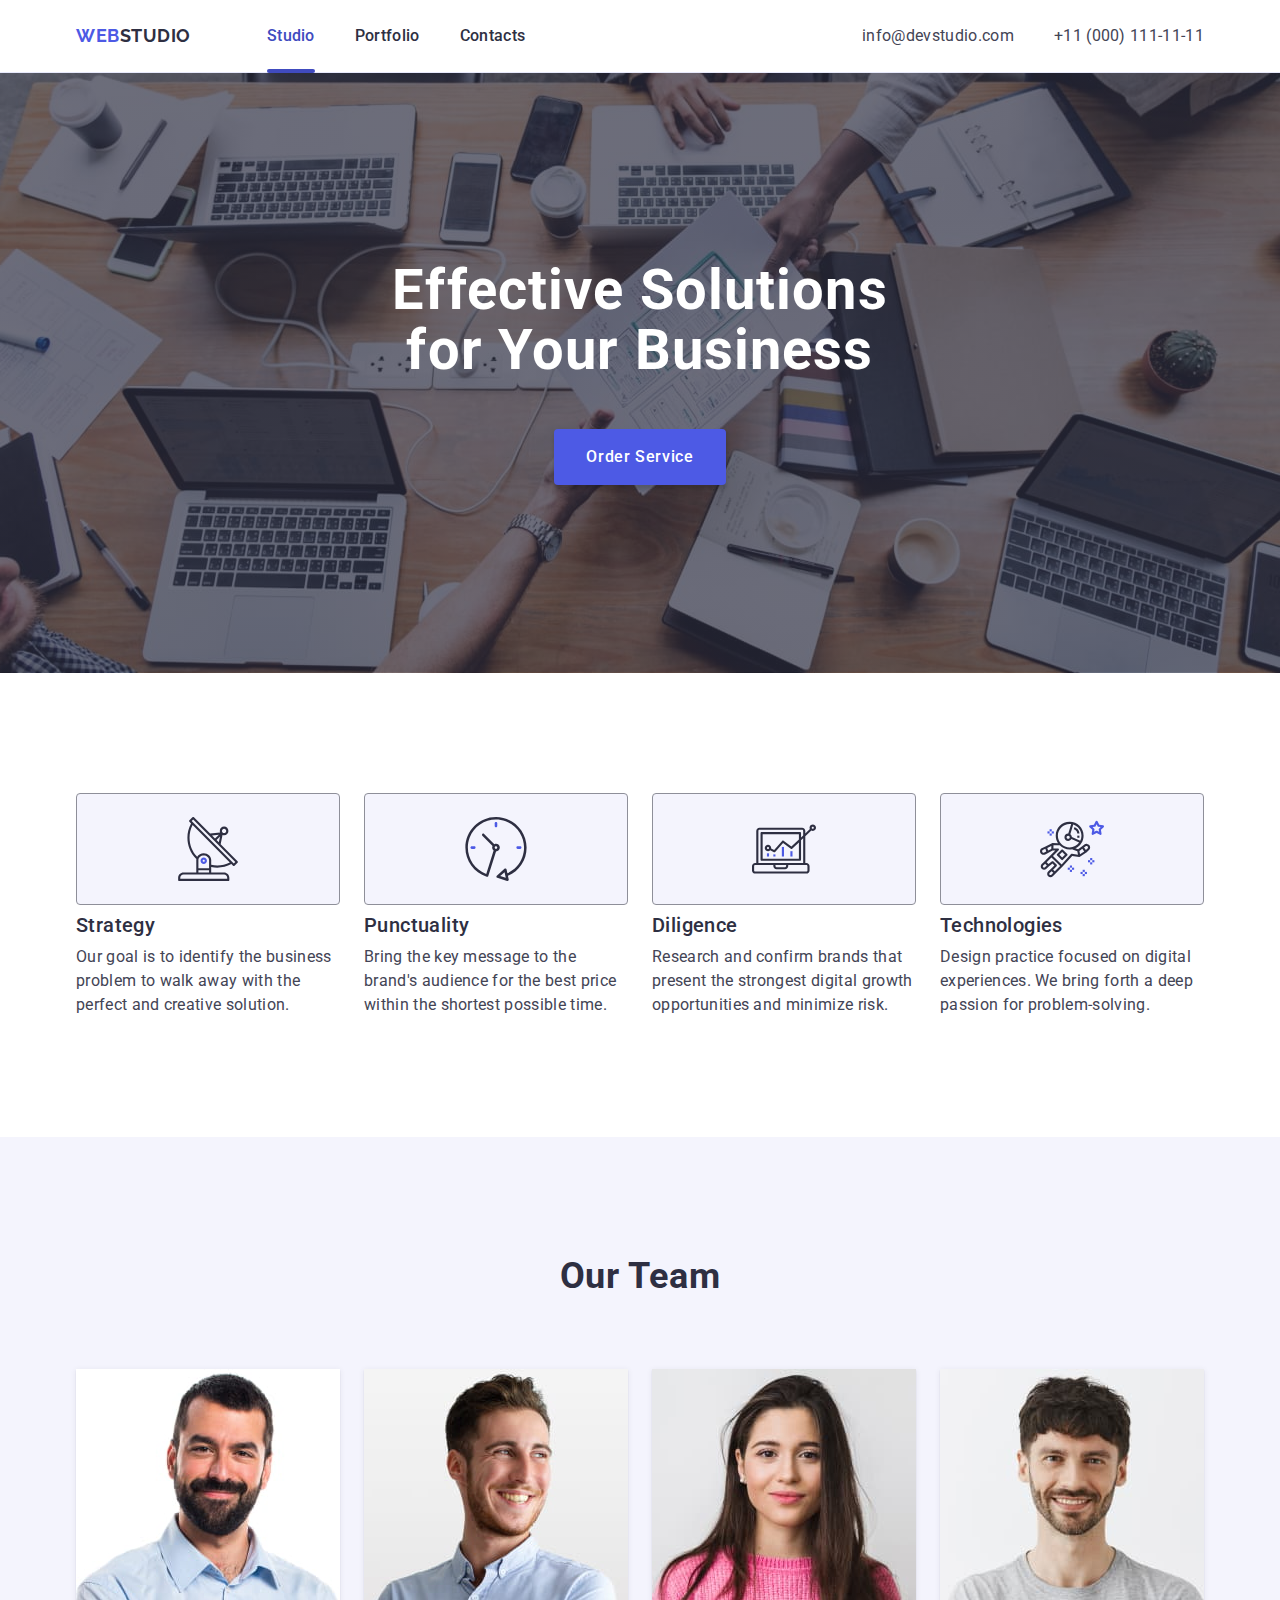
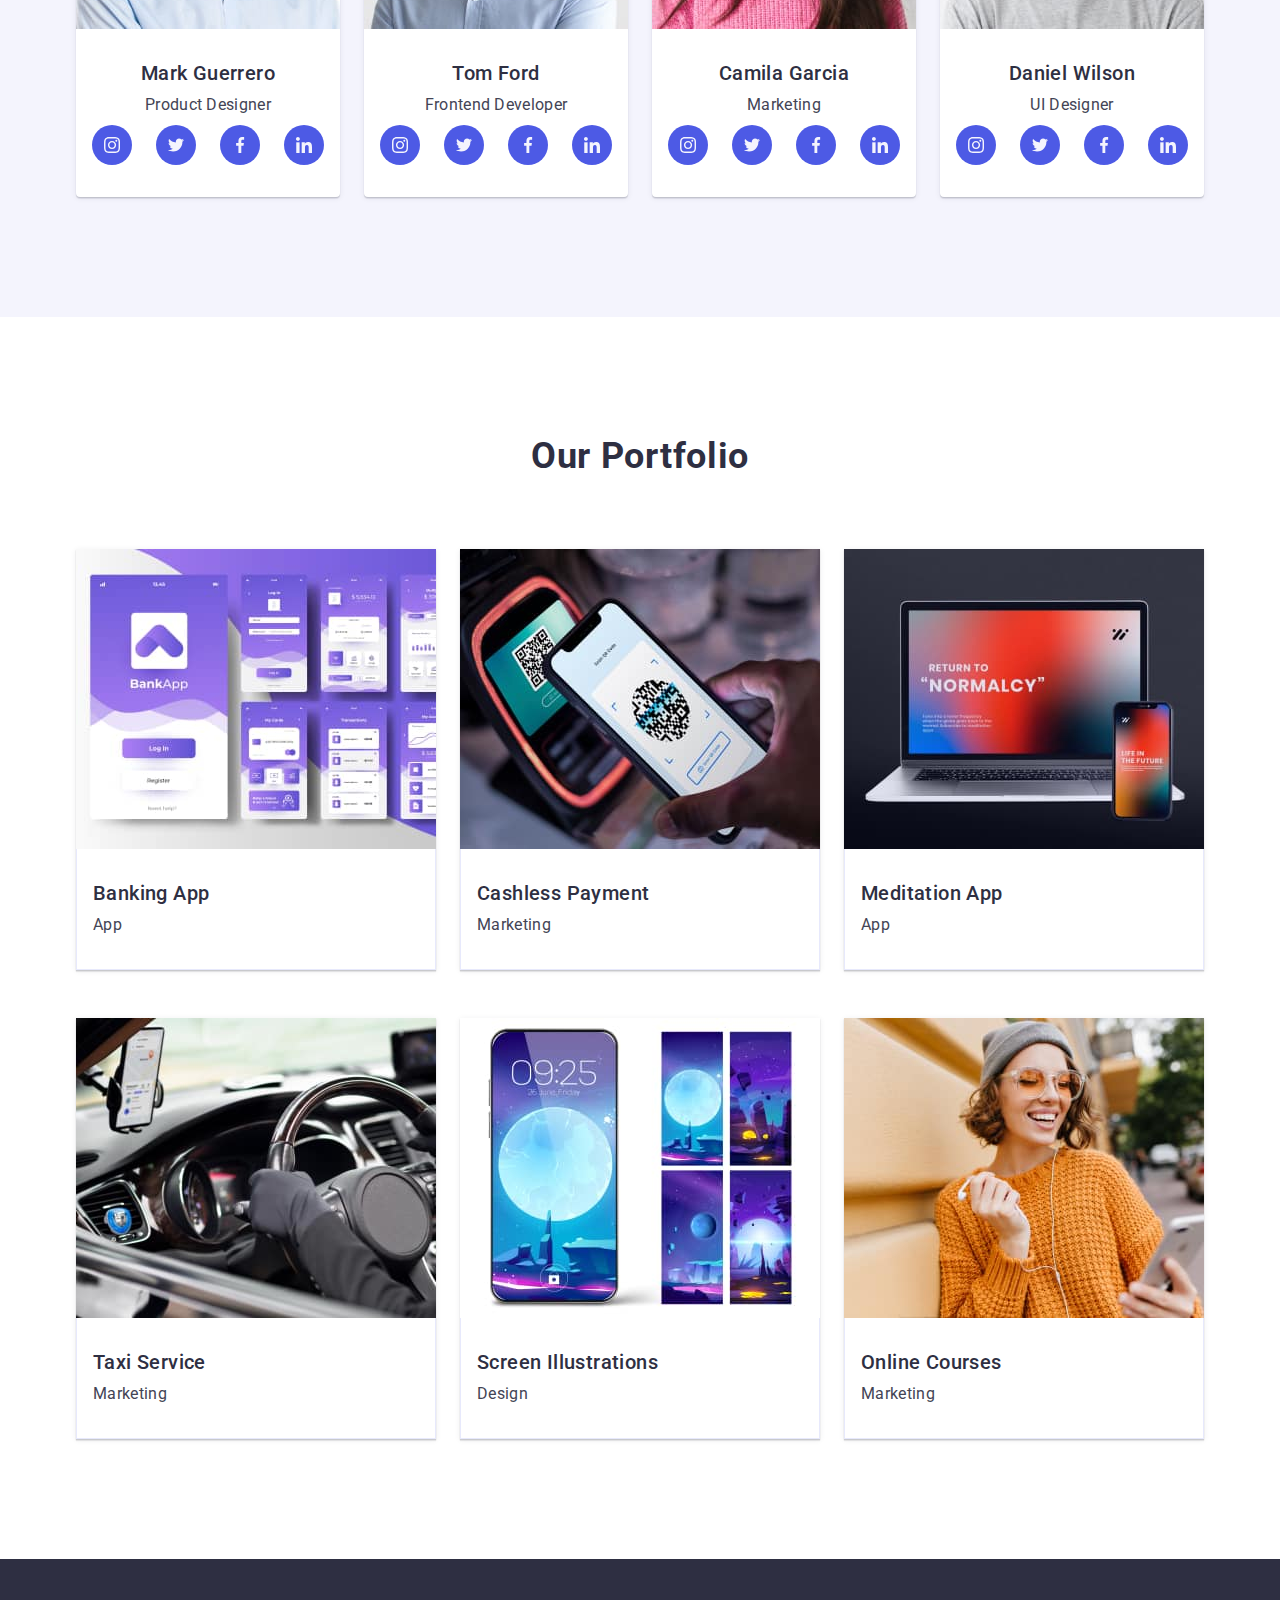
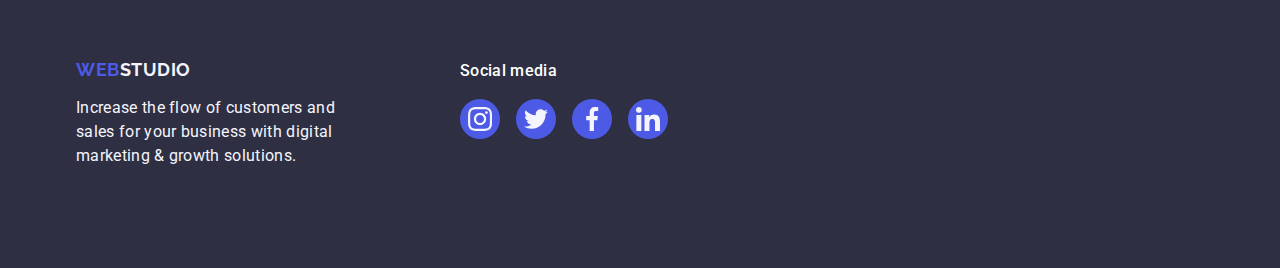
<file: index.html>
<!DOCTYPE html>
<html lang="en">
  <head>
    <meta charset="UTF-8" />
    <meta name="viewport" content="width=device-width, initial-scale=1.0" />
    <link
      rel="stylesheet"
      href="https://cdnjs.cloudflare.com/ajax/libs/modern-normalize/3.0.1/modern-normalize.min.css"
    />
    <title>MAX</title>
    <link rel="preconnect" href="https://fonts.googleapis.com" />
    <link rel="preconnect" href="https://fonts.gstatic.com" crossorigin />
    <link
      href="https://fonts.googleapis.com/css2?family=Raleway:wght@700&family=Roboto:wght@400;500;700&display=swap"
      rel="stylesheet"
    />
    <link rel="stylesheet" href="./css/styles.css" />
  </head>
  <body>
    <!--Page header  -->
    <header class="page-header">
      <div class="container header-container">
        <nav class="page-nav">
          <a class="page-logo header-logo" href="./index.html"
            >Web<span class="logotext-top">Studio</span>
          </a>
          <ul class="menu">
            <li class="menu-item">
              <a class="menu-link current" href="./index.html">Studio</a>
            </li>
            <li class="menu-item">
              <a class="menu-link" href="">Portfolio</a>
            </li>
            <li class="menu-item">
              <a class="menu-link" href="./svg.html">Contacts</a>
            </li>
          </ul>
        </nav>
        <address class="contact">
          <ul class="contact-list">
            <li class="contact-list-item">
              <a class="contact-list-item-link" href="mailto:info@devstudio.com"
                >info@devstudio.com</a
              >
            </li>
            <li>
              <a class="contact-list-item-link" href="tel:+110001111111"
                >+11 (000) 111-11-11</a
              >
            </li>
          </ul>
        </address>
      </div>
    </header>

    <!-- Main site section-->
    <main>
      <!--Order section -->
      <section class="order-section">
        <div class="container">
          <h1 class="main-title">Effective Solutions for Your Business</h1>
          <button class="order-btn" type="button">Order Service</button>
        </div>
      </section>

      <!-- Ways to achieve-->
      <section class="ways-to-achieve">
        <div class="container">
          <h2 class="visually-hidden">Ways to achive</h2>
          <ul class="achieve-list">
            <li class="achieve-list-item">
              <div class="achieve-icon-box">
                <svg width="64" height="64">
                  <use href="./images/icons.svg#icon-antenna"></use>
                </svg>
              </div>

              <h3 class="achieve-item-title">Strategy</h3>
              <p class="achieve-item-text">
                Our goal is to identify the business problem to walk away with
                the perfect and creative solution.
              </p>
            </li>
            <li class="achieve-list-item">
              <div class="achieve-icon-box">
                <svg width="64" height="64">
                  <use href="./images/icons.svg#icon-clock"></use>
                </svg>
              </div>
              <h3 class="achieve-item-title">Punctuality</h3>
              <p class="achieve-item-text">
                Bring the key message to the brand's audience for the best price
                within the shortest possible time.
              </p>
            </li>
            <li class="achieve-list-item">
              <div class="achieve-icon-box">
                <svg width="64" height="64">
                  <use href="./images/icons.svg#icon-diagram"></use>
                </svg>
              </div>
              <h3 class="achieve-item-title">Diligence</h3>
              <p class="achieve-item-text">
                Research and confirm brands that present the strongest digital
                growth opportunities and minimize risk.
              </p>
            </li>
            <li class="achieve-list-item">
              <div class="achieve-icon-box">
                <svg width="64" height="64">
                  <use href="./images/icons.svg#icon-astronaut"></use>
                </svg>
              </div>
              <h3 class="achieve-item-title">Technologies</h3>
              <p class="achieve-item-text">
                Design practice focused on digital experiences. We bring forth a
                deep passion for problem-solving.
              </p>
            </li>
          </ul>
        </div>
      </section>

      <!--Our team-->
      <section class="team">
        <div class="container">
          <h2 class="team-title">Our Team</h2>
          <ul class="team-list">
            <li class="team-list-item">
              <img
                class="team-list-img"
                src="./images/team/mark-guerrero.jpg"
                alt="Mark Guerrero avatar"
                width="264"
                height="260"
              />
              <div class="team-description">
                <h3 class="team-list-name">Mark Guerrero</h3>
                <p class="team-list-job">Product Designer</p>

                <ul class="team-icon-list">
                  <li class="icon-list-item">
                    <a class="icon-list-link team-icon-hover" href="#">
                      <svg class="fillsvg" width="16" height="16">
                        <use href="./images/icons.svg#icon-instagram"></use>
                      </svg>
                    </a>
                  </li>
                  <li class="icon-list-item">
                    <a class="icon-list-link team-icon-hover" href="#">
                      <svg class="fillsvg" width="16" height="16">
                        <use href="./images/icons.svg#icon-twitter"></use>
                      </svg>
                    </a>
                  </li>
                  <li class="icon-list-item">
                    <a class="icon-list-link team-icon-hover" href="#">
                      <svg class="fillsvg" width="16" height="16">
                        <use href="./images/icons.svg#icon-facebook"></use>
                      </svg>
                    </a>
                  </li>
                  <li class="icon-list-item">
                    <a class="icon-list-link team-icon-hover" href="#">
                      <svg class="fillsvg" width="16" height="16">
                        <use href="./images/icons.svg#icon-linkedin"></use>
                      </svg>
                    </a>
                  </li>
                </ul>
              </div>
            </li>
            <li class="team-list-item">
              <img
                class="team-list-img"
                src="./images/team/tom-ford.jpg"
                alt="Tom Ford avatar"
                width="264"
                height="260"
              />
              <div class="team-description">
                <h3 class="team-list-name">Tom Ford</h3>
                <p class="team-list-job">Frontend Developer</p>

                <ul class="team-icon-list">
                  <li class="icon-list-item">
                    <a class="icon-list-link team-icon-hover" href="#">
                      <svg class="fillsvg" width="16" height="16">
                        <use href="./images/icons.svg#icon-instagram"></use>
                      </svg>
                    </a>
                  </li>
                  <li class="icon-list-item">
                    <a class="icon-list-link team-icon-hover" href="#">
                      <svg class="fillsvg" width="16" height="16">
                        <use href="./images/icons.svg#icon-twitter"></use>
                      </svg>
                    </a>
                  </li>
                  <li class="icon-list-item">
                    <a class="icon-list-link team-icon-hover" href="#">
                      <svg class="fillsvg" width="16" height="16">
                        <use href="./images/icons.svg#icon-facebook"></use>
                      </svg>
                    </a>
                  </li>
                  <li class="icon-list-item">
                    <a class="icon-list-link team-icon-hover" href="#">
                      <svg class="fillsvg" width="16" height="16">
                        <use href="./images/icons.svg#icon-linkedin"></use>
                      </svg>
                    </a>
                  </li>
                </ul>
              </div>
            </li>
            <li class="team-list-item">
              <img
                class="team-list-img"
                src="./images/team/camila-garcia.jpg"
                alt="Camila Garcia avatar"
                width="264"
                height="260"
              />
              <div class="team-description">
                <h3 class="team-list-name">Camila Garcia</h3>
                <p class="team-list-job">Marketing</p>

                <ul class="team-icon-list">
                  <li class="icon-list-item">
                    <a class="icon-list-link team-icon-hover" href="#">
                      <svg class="fillsvg" width="16" height="16">
                        <use href="./images/icons.svg#icon-instagram"></use>
                      </svg>
                    </a>
                  </li>
                  <li class="icon-list-item">
                    <a class="icon-list-link team-icon-hover" href="#">
                      <svg class="fillsvg" width="16" height="16">
                        <use href="./images/icons.svg#icon-twitter"></use>
                      </svg>
                    </a>
                  </li>
                  <li class="icon-list-item">
                    <a class="icon-list-link team-icon-hover" href="#">
                      <svg class="fillsvg" width="16" height="16">
                        <use href="./images/icons.svg#icon-facebook"></use>
                      </svg>
                    </a>
                  </li>
                  <li class="icon-list-item">
                    <a class="icon-list-link team-icon-hover" href="#">
                      <svg class="fillsvg" width="16" height="16">
                        <use href="./images/icons.svg#icon-linkedin"></use>
                      </svg>
                    </a>
                  </li>
                </ul>
              </div>
            </li>
            <li class="team-list-item">
              <img
                class="team-list-img"
                src="./images/team/daniel-wilson.jpg"
                alt="Daniel Wilson avatar"
                width="264"
                height="260"
              />
              <div class="team-description">
                <h3 class="team-list-name">Daniel Wilson</h3>
                <p class="team-list-job">UI Designer</p>

                <ul class="team-icon-list">
                  <li class="icon-list-item">
                    <a class="icon-list-link team-icon-hover" href="#">
                      <svg class="fillsvg" width="16" height="16">
                        <use href="./images/icons.svg#icon-instagram"></use>
                      </svg>
                    </a>
                  </li>
                  <li class="icon-list-item">
                    <a class="icon-list-link team-icon-hover" href="#">
                      <svg class="fillsvg" width="16" height="16">
                        <use href="./images/icons.svg#icon-twitter"></use>
                      </svg>
                    </a>
                  </li>
                  <li class="icon-list-item">
                    <a class="icon-list-link team-icon-hover" href="#">
                      <svg class="fillsvg" width="16" height="16">
                        <use href="./images/icons.svg#icon-facebook"></use>
                      </svg>
                    </a>
                  </li>
                  <li class="icon-list-item">
                    <a class="icon-list-link team-icon-hover" href="#">
                      <svg class="fillsvg" width="16" height="16">
                        <use href="./images/icons.svg#icon-linkedin"></use>
                      </svg>
                    </a>
                  </li>
                </ul>
              </div>
            </li>
          </ul>
        </div>
      </section>

      <!--Our Portfolio -->
      <section class="portfolio-section" id="portfolio">
        <div class="container">
          <h2 class="portfolio-title">Our Portfolio</h2>
          <ul class="portfolio-list">
            <li class="portfolio-list-item">
              <div class="img-wrapper">
                <img
                  src="./images/portfolio/bank-app.jpg"
                  alt="Bank App image"
                  width="360"
                  height="300"
                />
                <!-- <div class="app-overlay"> -->
                <p class="overlaytext">
                  14 Stylish and User-Friendly App Design Concepts · Task
                  Manager App · Calorie Tracker App · Exotic Fruit Ecommerce App
                  · Cloud Storage App
                </p>
                <!-- </div> -->
              </div>

              <div class="app-description">
                <h3 class="portfolio-item-title">Banking App</h3>
                <p class="portfolio-item-text">App</p>
              </div>
            </li>
            <li class="portfolio-list-item">
              <div class="img-wrapper">
                <img
                  src="./images/portfolio/cashless-pay.jpg"
                  alt="Bank App image"
                  width="360"
                  height="300"
                />

                <p class="overlaytext">
                  14 Stylish and User-Friendly App Design Concepts · Task
                  Manager App · Calorie Tracker App · Exotic Fruit Ecommerce App
                  · Cloud Storage App
                </p>
              </div>
              <div class="app-description">
                <h3 class="portfolio-item-title">Cashless Payment</h3>
                <p class="portfolio-item-text">Marketing</p>
              </div>
            </li>
            <li class="portfolio-list-item">
              <div class="img-wrapper">
                <img
                  src="./images/portfolio/meditate-app.jpg"
                  alt="Bank App image"
                  width="360"
                  height="300"
                />

                <p class="overlaytext">
                  14 Stylish and User-Friendly App Design Concepts · Task
                  Manager App · Calorie Tracker App · Exotic Fruit Ecommerce App
                  · Cloud Storage App
                </p>
              </div>
              <div class="app-description">
                <h3 class="portfolio-item-title">Meditation App</h3>
                <p class="portfolio-item-text">App</p>
              </div>
            </li>
            <li class="portfolio-list-item">
              <div class="img-wrapper">
                <img
                  src="./images/portfolio/taxi-service.jpg"
                  alt="Bank App image"
                  width="360"
                  height="300"
                />

                <p class="overlaytext">
                  14 Stylish and User-Friendly App Design Concepts · Task
                  Manager App · Calorie Tracker App · Exotic Fruit Ecommerce App
                  · Cloud Storage App
                </p>
              </div>
              <div class="app-description">
                <h3 class="portfolio-item-title">Taxi Service</h3>
                <p class="portfolio-item-text">Marketing</p>
              </div>
            </li>
            <li class="portfolio-list-item">
              <div class="img-wrapper">
                <img
                  src="./images/portfolio/screen-illustrat.jpg"
                  alt="Bank App image"
                  width="360"
                  height="300"
                />

                <p class="overlaytext">
                  14 Stylish and User-Friendly App Design Concepts · Task
                  Manager App · Calorie Tracker App · Exotic Fruit Ecommerce App
                  · Cloud Storage App
                </p>
              </div>
              <div class="app-description">
                <h3 class="portfolio-item-title">Screen Illustrations</h3>
                <p class="portfolio-item-text">Design</p>
              </div>
            </li>
            <li class="portfolio-list-item">
              <div class="img-wrapper">
                <img
                  src="./images/portfolio/online-course.jpg"
                  alt="Bank App image"
                  width="360"
                  height="300"
                />

                <p class="overlaytext">
                  14 Stylish and User-Friendly App Design Concepts · Task
                  Manager App · Calorie Tracker App · Exotic Fruit Ecommerce App
                  · Cloud Storage App
                </p>
              </div>
              <div class="app-description">
                <h3 class="portfolio-item-title">Online Courses</h3>
                <p class="portfolio-item-text">Marketing</p>
              </div>
            </li>
          </ul>
        </div>
      </section>
    </main>

    <!-- footer -->

    <footer class="footer-color">
      <div class="container footer-container">
        <div class="logo-and-text">
          <a class="page-logo page-logo-footer" href="./index.html"
            >Web<span class="logotext-bottom">Studio</span>
          </a>
          <p class="footertext">
            Increase the flow of customers and sales for your business with
            digital marketing & growth solutions.
          </p>
        </div>

        <div class="social-media-container">
          <p class="social-media">Social media</p>

          <ul class="icon-list">
            <li class="icon-list">
              <a class="icon-list-link footer-icon-hover" href="#">
                <svg class="fillsvg" width="24" height="24">
                  <use href="./images/icons.svg#icon-instagram"></use>
                </svg>
              </a>
            </li>
            <li class="icon-list">
              <a class="icon-list-link footer-icon-hover" href="#">
                <svg class="fillsvg" width="24" height="24">
                  <use href="./images/icons.svg#icon-twitter"></use>
                </svg>
              </a>
            </li>
            <li class="icon-list">
              <a class="icon-list-link footer-icon-hover" href="#">
                <svg class="fillsvg" width="24" height="24">
                  <use href="./images/icons.svg#icon-facebook"></use>
                </svg>
              </a>
            </li>
            <li class="icon-list">
              <a class="icon-list-link footer-icon-hover" href="#">
                <svg class="fillsvg" width="24" height="24">
                  <use href="./images/icons.svg#icon-linkedin"></use>
                </svg>
              </a>
            </li>
          </ul>
        </div>
      </div>
    </footer>
  </body>
</html>
</file>
<file: css/styles.css>
h1,
h2,
h3,
h4,
h5,
h6,
p {
  margin: 0;
  }

ol, ul {
  list-style-type: none;
  margin: 0;
  padding: 0;
}

img {
  display: block;
}

.visually-hidden {
  position: absolute;
  width: 1px;
  height: 1px;
  margin: -1px;
  border: 0;
  padding: 0;

  white-space: nowrap;
  clip-path: inset(100%);
  clip: rect(0 0 0 0);
  overflow: hidden;
}

a {
  text-decoration: none;
  color: inherit;
}

button {
  cursor: pointer;
}

body {
  font-family: 'Roboto', sans-serif;
  color:#434455;
  background-color: #ffffff;
}

.container {
  max-width: 1158px;
  margin: 0 auto;
  padding: 0 15px;
  }


/* =======header styles====== */
.header-container {
  display: flex;
  align-items: center;
}

.page-header {
border-bottom: 1px solid #e7e9fc;
box-shadow: 0px 2px 1px rgba(46, 47, 66, 0.08),
  0px 1px 1px rgba(46, 47, 66, 0.16),
  0px 1px 6px rgba(46, 47, 66, 0.08);
}

.page-nav {
  display: flex;
  align-items: center;
}

.header-logo {
 padding: 24px 0;
 margin-right: 76px;
}

 .menu {
  display: flex;
  align-items: center;
  gap: 40px;
 }

 .menu-link {
  display: block;
  padding: 24px 0;
 }

.menu-link {
  position: relative;
}


 .menu-link::after {
    content: '';
    border-radius: 2px;
    width: 100%;
    height: 4px;
    background-color: #404bbf;
    position: absolute;
    left: 0px;
    bottom: -1px;
    opacity: 0;

 }

.page-logo {
  font-family: "Raleway", sans-serif;
  font-weight: 700;
  font-size: 18px;
  line-height: 1.17;
  letter-spacing: 0.03em;
  text-transform: uppercase;
  color: #4d5ae5;
}
.logotext-top {
  color: #2e2f42;
}
.menu-link {
  font-family: "Roboto", sans-serif;
  font-weight: 500;
  line-height: 1.5;
  letter-spacing: 0.02em;
  color: #2e2f42;
  transition: color 250ms cubic-bezier(0.4, 0, 0.2, 1);
}

.menu-link:hover,
.menu-link:focus,
.menu-link.current
  {color: #404bbf;
  }

.menu-link:hover::after,
.menu-link:focus::after,
.menu-link.current::after {
  opacity: 1;
}

.menu-link:active {
    text-decoration: underline;}

.contact {
  margin-left: auto;
  font-style: normal;
}

.contact-list {
  display: flex;
  align-items: center;
  gap: 40px;
}
    
.contact-list-item-link {
  display: block;  
  padding: 24px 0;
  line-height: 1.5;
  letter-spacing: 0.02em;
  color: #434455;
  transition: color 250ms cubic-bezier(0.4, 0, 0.2, 1);
  }

.contact-list-item-link:hover,
.contact-list-item-link:focus
   {color: #404bbf;}

/*======/header styles=======*/

/*======main styles==========*/

/*======order section========*/
.order-section {
  padding: 188px 0;
  background-color: #2e2f42;
  background-image: linear-gradient(rgba(46, 47, 66, 0.7), rgba(46, 47, 66, 0.7)), url(../images/people-office-squoosh.jpg);
  max-width: 1440px;
  background-size: cover;
  background-repeat: no-repeat;
  background-position: center;
  margin-left: auto;
  margin-right: auto;
  
}
  
  
.main-title {
    max-width: 496px;
    margin-left: auto;
    margin-right: auto;
    margin-bottom: 48px;
    font-size: 56px;
    line-height: 1.07;
    letter-spacing: 0.02em;
    text-align: center;
    color: #ffffff;}

.order-btn { 
    display: block;
    margin: 0 auto;
    border: none;
    font-family: inherit;
    font-weight: 500;
    line-height: 1.5;
    letter-spacing: 0.04em;
    background: #4d5ae5;
    color: #fff;
    box-shadow: 0 4px 4px 0 rgba(0, 0, 0, 0.15);
    border-radius: 4px;
    padding: 16px 32px;
    min-width: 169px;
    height: 56px;
    transition: background-color 250ms cubic-bezier(0.4, 0, 0.2, 1);
  }
  
.order-btn:hover,
.order-btn:focus 
{background: #404bbf;}
/*========/order section======*/

/*========ways to achieve======*/

.ways-to-achieve {
  padding: 120px 0;
}

.achieve-list {
  display: flex;
  gap: 24px;
  }

.achieve-list-item {
  width: calc((100% - 72px)/4);
}
.achieve-icon-box {
display: flex;
height: 112px;
align-items: center;
justify-content: center;
padding-top: 24px;
padding-bottom: 24px;
margin-bottom: 8px;
text-align: center;
border: 1px solid #8e8f99;
border-radius: 4px;
background-color: #f4f4fd;;
}



.achieve-item-title {
    margin-bottom: 8px;
    font-weight: 500;
    font-size: 20px;
    line-height: 1.2;
    letter-spacing: 0.02em;
    color: #2e2f42;}

.achieve-item-text {
    line-height: 1.5;
    letter-spacing: 0.02em;
    color: #434455;}
/*========/ways to achieve======*/

/*========our team======*/
.team {
  background-color: #F4F4FD;
  padding: 120px 0;
}

.team-title {
    margin-bottom: 72px;
    font-size: 36px;
    line-height: 1.11;
    letter-spacing: 0.02em;
    text-align: center;
    color: #2e2f42;
    text-transform: capitalize;}

.team-list {
  display: flex;
  flex-wrap: wrap;
  gap: 24px;
}

.fillsvg {
  fill:#f4f4fd;
}

.team-list-item {
  border-radius: 0px 0px 4px 4px;
  box-shadow: 0px 1px 6px rgba(46, 47, 66, 0.08),
    0px 1px 1px rgba(46, 47, 66, 0.16),
    0px 2px 1px rgba(46, 47, 66, 0.08);

  width: calc((100% - 72px)/4);
  background-color: #FFFFFF;}

.team-description {
  padding: 32px 0;
}

.team-list-name {
    align-items: center;
    margin-bottom: 8px;
    font-weight: 500;
    font-size: 20px;
    line-height: 1.2;
    letter-spacing: 0.02em;
    text-align: center;
    color: #2e2f42;}

.team-list-job {
    margin-bottom: 8px;
    align-items: center;
    line-height: 1.5;
    letter-spacing: 0.02em;
    text-align: center;
    color: #434455;}

  .team-icon-list {
    display: flex;
    justify-content: center;
    gap: 24px;
  }

  .team-icon-hover:hover,
  .team-icon-hover:focus {
    background-color: #404bbf;
  }
 /*========/our team======*/

 /*========our portfolio======*/
.portfolio-section {
  padding-top: 120px;
  padding-bottom: 120px;
}


 .portfolio-title {
  
    margin-bottom: 72px;
    font-size: 36px;
    line-height: 1.11;
    letter-spacing: 0.02em;
    text-align: center;
    text-transform: capitalize;
    color: #2e2f42;}

.portfolio-list {
  display: flex;
  flex-wrap: wrap;
  row-gap: 48px;
  column-gap: 24px;
  }

.portfolio-list-item {
  width: calc((100% - 48px)/3);
  box-shadow: 0px 1px 6px rgba(46, 47, 66, 0.08),
    0px 1px 1px rgba(46, 47, 66, 0.16),
    0px 2px 1px rgba(46, 47, 66, 0.08);
  transition: box-shadow 250ms cubic-bezier(0.4, 0, 0.2, 1);
  
}

.img-wrapper {
  position: relative;
  overflow: hidden;
}

.overlaytext {
  padding: 40px 32px;
  position: absolute;
  top: 0;
  left: 0;
  width: 100%;
  height: 300px;
  background: #4d5ae5;
  overflow: auto;
  transform: translateY(100%);
  transition: transform 250ms cubic-bezier(0.4, 0, 0.2, 1);

  line-height: 1.5;
  letter-spacing: 0.02em;
  color: #f4f4fd;
}

.portfolio-list-item:hover .overlaytext {
  transform: translateY(0%);
 
}

.portfolio-list-item:hover .app-description {
  box-shadow: 0px 1px 6px rgba(46, 47, 66, 0.08),
    0px 1px 1px rgba(46, 47, 66, 0.16),
    0px 2px 1px rgba(46, 47, 66, 0.08);
  
}
  
  /*.app-overlay {
  padding: 40px 32px;
  position: absolute;
  top: 0;
  left: 0;
  width: 100%;
  height: 300px;
  background: #4d5ae5;
  overflow: auto;
  transform: translateY(100%);
  transition: transform 250ms cubic-bezier(0.4, 0, 0.2, 1);
  

}*/



.app-description {
  padding: 32px 16px;
  border: 1px solid #e7e9fc;
  border-top: none;
}

.portfolio-item-title {
  margin-bottom: 8px;
  font-weight: 500;
  font-size: 20px;
  line-height: 1.2;
  letter-spacing: 0.02em;
  color: #2e2f42;}

.portfolio-item-text {
  line-height: 1.5;
  letter-spacing: 0.02em;
  color: #434455;}
/*========/our portfolio======*/

/*========footer======*/

.footer-color {
  padding: 100px 0;
  background-color: #2e2f42;}

.footer-container {
  display: flex;
  align-items: baseline;
}

 .logo-and-text {
  align-items: baseline;
   margin-right: 120px;
 }
.logotext-bottom {color: #f4f4fd;}

.page-logo-footer {
  display: inline-block;
  margin-bottom: 16px;
}

.footertext {
    width: 264px;
    line-height: 1.5;
    letter-spacing: 0.02em;
    color: #f4f4fd;}

.social-media {
  margin-bottom: 16px;
}

  .icon-list {
    display: flex;
    gap: 16px;
  }
  .social-media-container {
    align-items: baseline;
  }
  .social-media {
      font-weight: 500;
      margin-bottom: 16px;
      line-height: 1.5;
      letter-spacing: 0.02em;
      color: #fff;
  }
  .icon-list-link {
    display: flex;
    align-items: center;
    justify-content: center;
    width: 40px;
    height: 40px;
    border-radius: 50%;
    background-color: #4d5ae5;
    transition: background-color 250ms cubic-bezier(0.4, 0, 0.2, 1);
      fill: #FFFFFF;
  }

  .footer-icon-hover:hover,
  .footer-icon-hover:focus {
    background-color: #31d0aa;
  }

 
/*========/footer======*/
</file>
